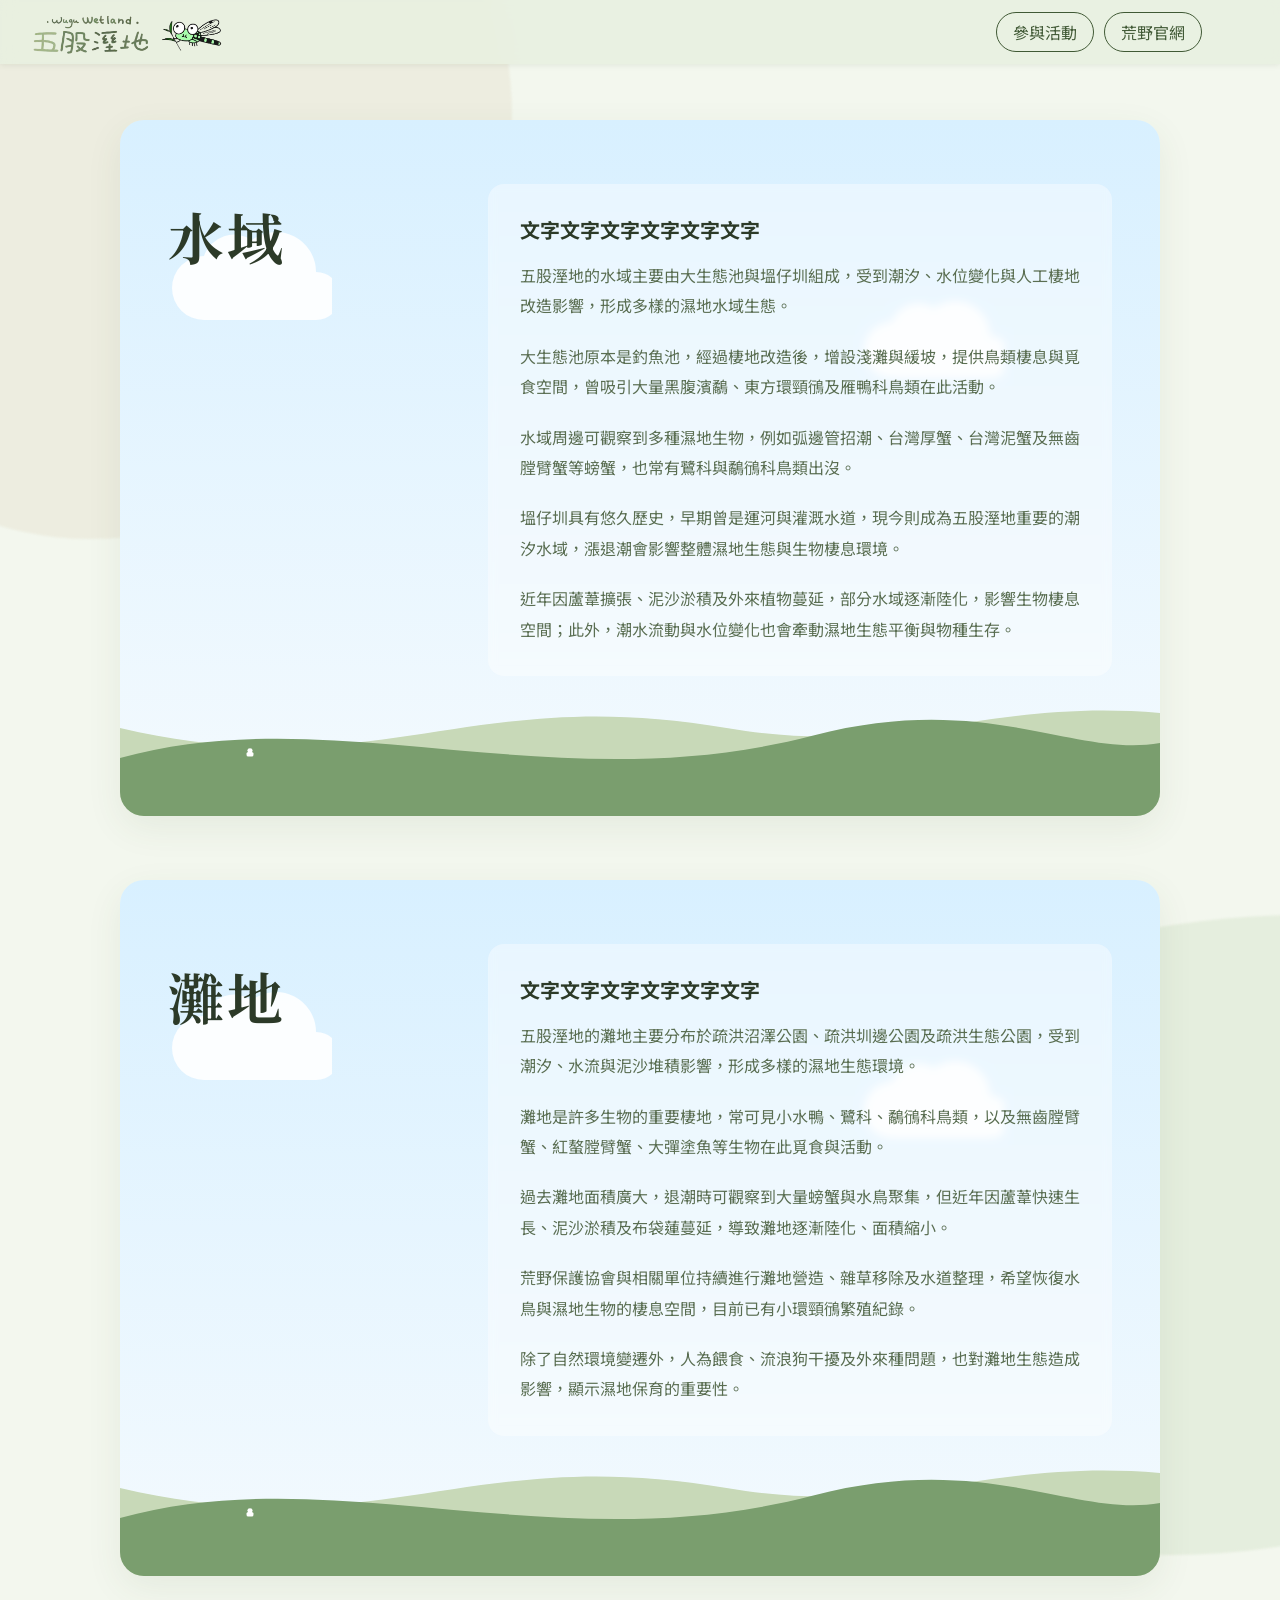
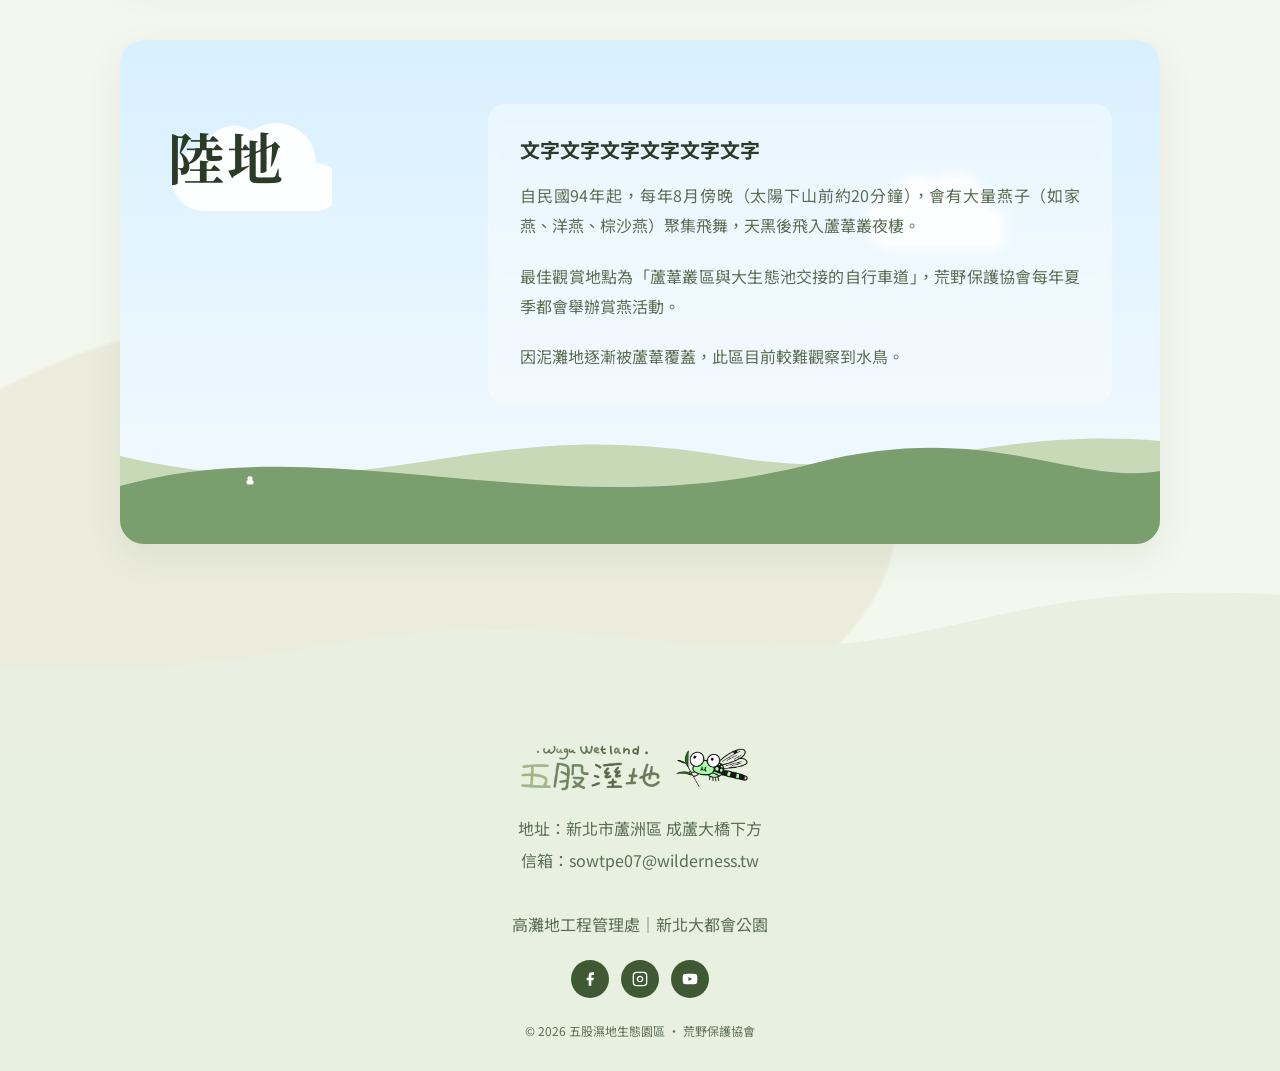
<file: environment.html>
<!DOCTYPE html>
<html lang="zh-TW">
<head>
  <meta charset="UTF-8" />
  <meta name="viewport" content="width=device-width, initial-scale=1.0" />
  <title>生態環境 | 五股濕地生態園區</title>
  <meta name="description" content="探索五股濕地豐富的生態環境，包含水域、灘地與陸地等多元棲地，孕育無數珍貴物種。" />
  <meta property="og:title" content="生態環境 | 五股濕地生態園區" />
  <meta property="og:description" content="探索五股濕地豐富的生態環境，包含水域、灘地與陸地等多元棲地。" />
  <meta property="og:type" content="website" />

  <link rel="icon" type="image/x-icon" href="images/favicon.ico" />
  
  <link rel="stylesheet" href="styles/shared.css" />
  <link rel="stylesheet" href="styles/environment.css" />
  
  <!-- 新增：預先載入首屏最關鍵的圖片，提升 LCP 速度 -->
  <!-- 注意：請在後端或打包工具先轉出一份 .webp 檔案 -->
  <link rel="preload" as="image" href="images/index-slides-1.webp" type="image/webp" fetchpriority="high">
</head>
<body>

  <!-- =====================================================
       NAVBAR (完全沿用既有結構，不隨設計稿更動)
       ===================================================== -->
  <header>
    <nav class="navbar" role="navigation" aria-label="主要導覽">
      <a class="navbar__logo" href="index.html" aria-label="五股濕地生態園區 首頁">
        <img src="images/logo-green.webp" alt="" width="200" height="44" />
      </a>
      <div class="navbar__actions">
        <a href="https://www.sow.org.tw/event/search?title=%E4%BA%94%E8%82%A1%E6%BF%95%E5%9C%B0" class="navbar__ext-link desktop-only" aria-label="參與活動" target="_blank">參與活動</a>
        <a href="https://www.sow.org.tw" class="navbar__ext-link desktop-only" aria-label="荒野官網" target="_blank">荒野官網</a>
        <button class="navbar__hamburger" id="hamburger-btn" aria-expanded="false" aria-controls="nav-drawer" aria-label="開啟選單">
          <span></span><span></span><span></span>
        </button>
      </div>
    </nav>

    <!-- Mobile Drawer -->
    <div class="nav-drawer" id="nav-drawer" role="menu">
      <ul class="nav-drawer__list">
        <li><a href="index.html" role="menuitem">首頁</a></li>
        <li><a href="about.html" role="menuitem">關於五股濕地</a></li>
        <!-- 當前頁面設為 void(0) -->
        <li><a href="javascript:void(0)" role="menuitem">生態環境</a></li>
        <li><a href="https://scratch.mit.edu/projects/1315380063/fullscreen/" role="menuitem" target="_blank">互動遊戲</a></li>
         <!--<li><a href="javascript:void(0)" role="menuitem">特色物種</a></li>-->
        <!--<li><a href="javascript:void(0)" role="menuitem">棲地工作</a></li>-->
        <!--<li><a href="javascript:void(0)" role="menuitem">年度時程</a></li>-->
        <!--<li><a href="javascript:void(0)" role="menuitem">網路相簿</a></li>-->
        <li class="mobile-only"><a href="https://www.sow.org.tw" role="menuitem" style="border-top: 1px solid var(--clr-light-green); margin-top: 10px;" target="_blank">荒野官網</a></li>
        <li class="mobile-only"><a href="https://www.sow.org.tw/event/search?title=%E4%BA%94%E8%82%A1%E6%BF%95%E5%9C%B0" role="menuitem" target="_blank">參與活動</a></li>
      </ul>
    </div>
  </header>

  <main class="environment-main">
    
    <!-- 全域背景裝飾 (還原設計稿中的背景色塊) -->
    <div class="env-bg-shapes" aria-hidden="true">
      <div class="env-shape env-shape--1"></div>
      <div class="env-shape env-shape--2"></div>
      <div class="env-shape env-shape--3"></div>
    </div>

    <!-- =====================================================
         環境區塊 1：水域
         ===================================================== -->
    <section class="env-section reveal" id="env-water" aria-labelledby="env-water-title">
      <!-- 背景圖層 (天空與丘陵) -->
      <div class="env-section__scenery" aria-hidden="true">
        <!-- 雲朵 -->
        <svg class="env-cloud env-cloud--left" viewBox="0 0 100 60"><path d="M20,60 a20,20 0 0,1 0,-40 a20,20 0 0,1 30,-10 a25,25 0 0,1 40,20 a15,15 0 0,1 0,30 z" fill="#ffffff" opacity="0.9"/></svg>
        <svg class="env-cloud env-cloud--right" viewBox="0 0 100 60"><path d="M20,60 a20,20 0 0,1 0,-40 a20,20 0 0,1 30,-10 a25,25 0 0,1 40,20 a15,15 0 0,1 0,30 z" fill="#ffffff" opacity="0.9"/></svg>
        <!-- 丘陵與動物點綴 -->
        <svg class="env-hills" viewBox="0 0 1200 240" preserveAspectRatio="none">
          <path d="M0,120 C300,200 400,60 700,120 C900,160 1000,80 1200,100 L1200,240 L0,240 Z" fill="var(--clr-light-green)"/>
          <path d="M0,160 C250,80 500,220 800,130 C1000,70 1100,160 1200,140 L1200,240 L0,240 Z" fill="var(--clr-mid-green)"/>
          <!-- 小動物 (簡單幾何代替) -->
          <circle cx="150" cy="150" r="3" fill="#ffffff" />
          <rect x="146" y="152" width="8" height="6" fill="#ffffff" rx="2" />
        </svg>
      </div>

      <!-- 內容圖層 -->
      <div class="env-section__inner">
        <div class="env-section__title-col">
          <h2 class="env-section__title" id="env-water-title">水域</h2>
        </div>
        <div class="env-section__content-col">
          <h3 class="env-section__subtitle">文字文字文字文字文字文字</h3>
          <p>五股溼地的水域主要由大生態池與塭仔圳組成，受到潮汐、水位變化與人工棲地改造影響，形成多樣的濕地水域生態。</p>
          <p>大生態池原本是釣魚池，經過棲地改造後，增設淺灘與緩坡，提供鳥類棲息與覓食空間，曾吸引大量黑腹濱鷸、東方環頸鴴及雁鴨科鳥類在此活動。</p>
          <p>水域周邊可觀察到多種濕地生物，例如弧邊管招潮、台灣厚蟹、台灣泥蟹及無齒膛臂蟹等螃蟹，也常有鷺科與鷸鴴科鳥類出沒。</p>
          <p>塭仔圳具有悠久歷史，早期曾是運河與灌溉水道，現今則成為五股溼地重要的潮汐水域，漲退潮會影響整體濕地生態與生物棲息環境。</p>
          <p>近年因蘆葦擴張、泥沙淤積及外來植物蔓延，部分水域逐漸陸化，影響生物棲息空間；此外，潮水流動與水位變化也會牽動濕地生態平衡與物種生存。</p>
        </div>
      </div>
    </section>

    <!-- =====================================================
         環境區塊 2：灘地
         ===================================================== -->
    <section class="env-section reveal" id="env-mudflat" aria-labelledby="env-mudflat-title" style="transition-delay: 0.1s;">
      <div class="env-section__scenery" aria-hidden="true">
        <svg class="env-cloud env-cloud--left" viewBox="0 0 100 60"><path d="M20,60 a20,20 0 0,1 0,-40 a20,20 0 0,1 30,-10 a25,25 0 0,1 40,20 a15,15 0 0,1 0,30 z" fill="#ffffff" opacity="0.9"/></svg>
        <svg class="env-cloud env-cloud--right" viewBox="0 0 100 60"><path d="M20,60 a20,20 0 0,1 0,-40 a20,20 0 0,1 30,-10 a25,25 0 0,1 40,20 a15,15 0 0,1 0,30 z" fill="#ffffff" opacity="0.9"/></svg>
        <svg class="env-hills" viewBox="0 0 1200 240" preserveAspectRatio="none">
          <path d="M0,120 C300,200 400,60 700,120 C900,160 1000,80 1200,100 L1200,240 L0,240 Z" fill="var(--clr-light-green)"/>
          <path d="M0,160 C250,80 500,220 800,130 C1000,70 1100,160 1200,140 L1200,240 L0,240 Z" fill="var(--clr-mid-green)"/>
          <circle cx="150" cy="150" r="3" fill="#ffffff" />
          <rect x="146" y="152" width="8" height="6" fill="#ffffff" rx="2" />
        </svg>
      </div>

      <div class="env-section__inner">
        <div class="env-section__title-col">
          <h2 class="env-section__title" id="env-mudflat-title">灘地</h2>
        </div>
        <div class="env-section__content-col">
          <h3 class="env-section__subtitle">文字文字文字文字文字文字</h3>
          <p>五股溼地的灘地主要分布於疏洪沼澤公園、疏洪圳邊公園及疏洪生態公園，受到潮汐、水流與泥沙堆積影響，形成多樣的濕地生態環境。</p>
          <p>灘地是許多生物的重要棲地，常可見小水鴨、鷺科、鷸鴴科鳥類，以及無齒膛臂蟹、紅螯膛臂蟹、大彈塗魚等生物在此覓食與活動。</p>
          <p>過去灘地面積廣大，退潮時可觀察到大量螃蟹與水鳥聚集，但近年因蘆葦快速生長、泥沙淤積及布袋蓮蔓延，導致灘地逐漸陸化、面積縮小。</p>
          <p>荒野保護協會與相關單位持續進行灘地營造、雜草移除及水道整理，希望恢復水鳥與濕地生物的棲息空間，目前已有小環頸鴴繁殖紀錄。</p>
          <p>除了自然環境變遷外，人為餵食、流浪狗干擾及外來種問題，也對灘地生態造成影響，顯示濕地保育的重要性。</p>
        </div>
      </div>
    </section>

    <!-- =====================================================
         環境區塊 3：陸地
         ===================================================== -->
    <section class="env-section reveal" id="env-land" aria-labelledby="env-land-title" style="transition-delay: 0.2s;">
      <div class="env-section__scenery" aria-hidden="true">
        <svg class="env-cloud env-cloud--left" viewBox="0 0 100 60"><path d="M20,60 a20,20 0 0,1 0,-40 a20,20 0 0,1 30,-10 a25,25 0 0,1 40,20 a15,15 0 0,1 0,30 z" fill="#ffffff" opacity="0.9"/></svg>
        <svg class="env-cloud env-cloud--right" viewBox="0 0 100 60"><path d="M20,60 a20,20 0 0,1 0,-40 a20,20 0 0,1 30,-10 a25,25 0 0,1 40,20 a15,15 0 0,1 0,30 z" fill="#ffffff" opacity="0.9"/></svg>
        <svg class="env-hills" viewBox="0 0 1200 240" preserveAspectRatio="none">
          <path d="M0,120 C300,200 400,60 700,120 C900,160 1000,80 1200,100 L1200,240 L0,240 Z" fill="var(--clr-light-green)"/>
          <path d="M0,160 C250,80 500,220 800,130 C1000,70 1100,160 1200,140 L1200,240 L0,240 Z" fill="var(--clr-mid-green)"/>
          <circle cx="150" cy="150" r="3" fill="#ffffff" />
          <rect x="146" y="152" width="8" height="6" fill="#ffffff" rx="2" />
        </svg>
      </div>

      <div class="env-section__inner">
        <div class="env-section__title-col">
          <h2 class="env-section__title" id="env-land-title">陸地</h2>
        </div>
        <div class="env-section__content-col">
          <h3 class="env-section__subtitle">文字文字文字文字文字文字</h3>
          <p>自民國94年起，每年8月傍晚（太陽下山前約20分鐘），會有大量燕子（如家燕、洋燕、棕沙燕）聚集飛舞，天黑後飛入蘆葦叢夜棲。</p>
          <p>最佳觀賞地點為「蘆葦叢區與大生態池交接的自行車道」，荒野保護協會每年夏季都會舉辦賞燕活動。</p>
          <p>因泥灘地逐漸被蘆葦覆蓋，此區目前較難觀察到水鳥。</p>
        </div>
      </div>
    </section>

  </main>

  <!-- =====================================================
       FOOTER (完全沿用既有結構，不隨設計稿更動)
       ===================================================== -->
  <footer class="footer" role="contentinfo">
    <svg style="position:absolute;top:-120px;left:0;right:0;width:100%;" viewBox="0 0 1440 200" xmlns="http://www.w3.org/2000/svg">
      <path d="M0,110 C 360,130 360,40 720,80 C 1080,120 1080,10 1440,30 L1440,200 L0,200 Z" fill="#E9F0E1"/>
    </svg>
    <img class="footer__logo" aria-label="五股濕地生態園區 Logo" src="images/logo-green.webp" alt="" loading="lazy" />
    <address class="footer__info" style="font-style:normal;">
      地址：<a href="https://maps.app.goo.gl/PuJw7zFUjeeEWEgE9" target="_blank">新北市蘆洲區 成蘆大橋下方</a><br />
      信箱：<a href="mailto:sowtpe07@wilderness.tw" target="_blank">sowtpe07@wilderness.tw</a><br /><br />
      <a href="https://www.hrcm.ntpc.gov.tw/HtmlPageDetail/%E4%BA%94%E8%82%A1%E6%BF%95%E5%9C%B0" target="_blank">高灘地工程管理處</a>｜<a href="https://www.hrcmntmp.ntpc.gov.tw/facility-detail?id=baea2841-a0de-4f87-a1c0-925fd7c9f307" target="_blank">新北大都會公園</a>
    </address>
    <nav class="footer__socials" aria-label="社群媒體連結">
      <a href="#" class="footer__social-btn" aria-label="Facebook"><svg width="16" height="16" viewBox="0 0 24 24" fill="currentColor"><path d="M18 2h-3a5 5 0 00-5 5v3H7v4h3v8h4v-8h3l1-4h-4V7a1 1 0 011-1h3z"/></svg></a>
      <a href="#" class="footer__social-btn" aria-label="Instagram"><svg width="16" height="16" viewBox="0 0 24 24" fill="none" stroke="currentColor" stroke-width="2"><rect x="2" y="2" width="20" height="20" rx="5" ry="5"/><path d="M16 11.37A4 4 0 1112.63 8 4 4 0 0116 11.37z"/><line x1="17.5" y1="6.5" x2="17.51" y2="6.5"/></svg></a>
      <a href="#" class="footer__social-btn" aria-label="YouTube"><svg width="16" height="16" viewBox="0 0 24 24" fill="currentColor"><path d="M22.54 6.42a2.78 2.78 0 00-1.95-1.96C18.88 4 12 4 12 4s-6.88 0-8.59.46A2.78 2.78 0 001.46 6.42 29 29 0 001 12a29 29 0 00.46 5.58 2.78 2.78 0 001.95 1.96C5.12 20 12 20 12 20s6.88 0 8.59-.46a2.78 2.78 0 001.95-1.96A29 29 0 0023 12a29 29 0 00-.46-5.58z"/><polygon points="9.75 15.02 15.5 12 9.75 8.98 9.75 15.02" fill="#405A35"/></svg></a>
    </nav>
    <p class="footer__copy">© 2026 五股濕地生態園區 · <a href="https://www.sow.org.tw" target="_blank">荒野保護協會</a></p>
  </footer>

  <button class="back-to-top" id="back-to-top" aria-label="回到頂部">▲</button>

  <script src="script/shared.js"></script>
  <!-- 本頁目前無專屬複雜邏輯，因此預留空的 environment.js 或直接省略 -->
  <script src="script/environment.js"></script>
</body>
</html>
</file>
<file: styles/shared.css>
@import url('https://fonts.googleapis.com/css2?family=Noto+Sans+TC:wght@400;500;700&family=Noto+Serif+TC:wght@600;700&display=swap');

:root {
  --clr-dark-green: #405935; --clr-mid-green: #7a9e6e;
  --clr-light-green: #c8d9b8; --clr-bg-green: #e8f0e0;
  --clr-pale: #f3f7ee; --clr-sand: #d4c9a8;
  --clr-slate-blue: #6b8fa3; --clr-white: #ffffff;
  --clr-text: #2c3a28; --clr-text-muted: #5a6e52;
  --clr-btn-bg: #405935; --clr-btn-hover: #2e4027;
  --radius-blob: 60% 40% 55% 45% / 50% 45% 55% 50%;
  --transition-base: 0.3s ease;
  --font-heading: 'Noto Serif TC', 'Georgia', serif;
  --font-body: 'Noto Sans TC', 'PingFang TC', system-ui, sans-serif;
}

*, *::before, *::after { box-sizing: border-box; margin: 0; padding: 0; }
html { scroll-behavior: smooth; font-size: 16px; }
body { font-family: var(--font-body); color: var(--clr-text); background: var(--clr-white); overflow-x: hidden; }
img { max-width: 100%; height: auto; display: block; }
a { color: inherit; text-decoration: none; }

.container { max-width: 900px; margin: 0 auto; padding: 0 24px; }
.container--wide { max-width: 1200px; margin: 0 auto; padding: 0 24px; }

.btn {
  display: inline-flex; align-items: center; gap: 6px;
  padding: 10px 22px; border-radius: 999px;
  background: var(--clr-btn-bg); color: var(--clr-white);
  font-size: 1rem; font-family: var(--font-body); font-weight: 500;
  cursor: pointer; border: none; transition: background var(--transition-base), transform var(--transition-base);
}
.btn:hover { background: var(--clr-btn-hover); transform: translateY(-1px); }
.btn--outline { background: transparent; color: var(--clr-dark-green); border: 1.5px solid var(--clr-dark-green); }
.btn--outline:hover { background: var(--clr-dark-green); color: var(--clr-white); }
.btn--outline-light { background: transparent; color: var(--clr-white); border: 1.5px solid var(--clr-white); }
.btn--outline-light:hover { background: var(--clr-white); color: #ffffff00; }

.section-title { font-family: var(--font-heading); font-size: clamp(1.5rem, 3vw, 2rem); color: var(--clr-dark-green); font-weight: 700; }
.divider { border: none; border-top: 2px solid var(--clr-dark-green); margin: 12px 0 24px; }

.reveal { opacity: 0; transform: translateY(28px); transition: opacity 0.6s ease, transform 0.6s ease; }
.reveal.visible { opacity: 1; transform: translateY(0); }

/* NAVBAR */
.navbar {
  position: fixed; top: 0; left: 0; width: 100%; z-index: 100;
  background: rgba(232, 240, 224, 0.9); backdrop-filter: blur(8px); -webkit-backdrop-filter: blur(8px);
  padding: 0 32px; display: flex; align-items: center; justify-content: space-between;
  height: 64px; box-shadow: 0 1px 6px rgba(64,89,53,0.1);
}
.navbar__logo { display: flex; align-items: center; gap: 8px; }
.navbar__actions { display: flex; align-items: center; gap: 10px; }
.navbar__ext-link {
  padding: 7px 16px; border-radius: 999px; border: 1.5px solid var(--clr-dark-green);
  font-size: 1rem; color: var(--clr-dark-green); transition: all var(--transition-base); white-space: nowrap;
}
.navbar__ext-link:hover { background: var(--clr-dark-green); color: var(--clr-white); }

.navbar__hamburger {
  width: 36px; height: 36px; background: none; border: none; cursor: pointer;
  display: flex; flex-direction: column; justify-content: center; gap: 5px; padding: 4px;
  border-radius: 6px; transition: background var(--transition-base);
}
.navbar__hamburger:hover { background: rgba(64,89,53,0.1); }
.navbar__hamburger span { display: block; height: 2px; background: var(--clr-dark-green); border-radius: 2px; transition: all 0.3s ease; }
.navbar__hamburger.open span:nth-child(1) { transform: translateY(7px) rotate(45deg); }
.navbar__hamburger.open span:nth-child(2) { opacity: 0; }
.navbar__hamburger.open span:nth-child(3) { transform: translateY(-7px) rotate(-45deg); }

.nav-drawer {
  position: fixed; top: 64px; left: 0; right: 0; background: var(--clr-bg-green);
  max-height: 0; overflow: hidden; transition: max-height 0.35s ease, box-shadow 0.3s; z-index: 99;
}
.nav-drawer.open { max-height: 500px; box-shadow: 0 8px 20px rgba(64,89,53,0.12); }
.nav-drawer__list { list-style: none; padding: 12px 0 20px; text-align: right; }
.nav-drawer__list li a { display: block; padding: 12px 32px; font-size: 1rem; color: var(--clr-dark-green); font-weight: 500; transition: background var(--transition-base); }
.nav-drawer__list li a:hover { background: rgba(64,89,53,0.08); }

/* FOOTER */
.footer { background: var(--clr-bg-green); padding: 48px 24px 32px; text-align: center; position: relative; }
.footer__logo { height: 56px; margin: 0 auto 20px; display: block; }
.footer__info { font-size: 1rem; color: var(--clr-text-muted); line-height: 2; margin-bottom: 20px; }
.footer__info a:hover { color: var(--clr-mid-green); }
.footer__socials { display: flex; gap: 12px; justify-content: center; margin-bottom: 24px; }
.footer__social-btn {
  width: 38px; height: 38px; border-radius: 50%; background: var(--clr-dark-green); color: var(--clr-white);
  display: flex; align-items: center; justify-content: center; font-size: 1rem; transition: all var(--transition-base); text-decoration: none;
}
.footer__social-btn:hover { background: var(--clr-btn-hover); transform: translateY(-2px); }
.footer__copy { font-size: 0.75rem; color: var(--clr-text-muted); }

/* BACK TO TOP */
.back-to-top {
  position: fixed; bottom: 28px; right: 24px; z-index: 50; width: 44px; height: 44px; border-radius: 50%;
  background: var(--clr-dark-green); color: var(--clr-white); border: none; cursor: pointer; font-size: 1.1rem;
  display: flex; align-items: center; justify-content: center; box-shadow: 0 4px 16px rgba(64,89,53,0.3);
  opacity: 0; pointer-events: none; transition: opacity 0.3s, transform 0.3s;
}
.back-to-top.visible { opacity: 1; pointer-events: all; }
.back-to-top:hover { transform: translateY(-3px); }

/* RWD */
@media (min-width: 769px) { .mobile-only { display: none; } }
@media (max-width: 768px) { .desktop-only { display: none; } .mobile-only { display: block; } .navbar { padding: 0 16px; } }
</file>
<file: styles/environment.css>
/* ============================================================
   ENVIRONMENT.CSS — 五股濕地生態園區 生態環境頁面專屬樣式
   Namespace: .env-* (嚴禁覆寫 shared.css 的全域 class)
   ============================================================ */

/* ============================================================
   MAIN CONTAINER & BACKGROUND BLOBS
   ============================================================ */
.environment-main {
  padding-top: 120px; /* 避開 Fixed Navbar 64px + 緩衝間距 */
  padding-bottom: 80px;
  background-color: var(--clr-pale); /* 延續專案的淺底色 */
  position: relative;
  overflow: hidden;
}

/* 設計稿底部的沙色/綠色裝飾色塊 */
.env-bg-shapes {
  position: absolute;
  inset: 0;
  pointer-events: none;
  z-index: 0;
}

.env-shape {
  position: absolute;
  border-radius: var(--radius-blob);
  filter: blur(1px);
}

.env-shape--1 {
  width: 60vw; height: 60vw;
  background: rgba(212, 201, 168, 0.2); /* 借用 var(--clr-sand) 透明度 */
  top: -10%; left: -20%;
}

.env-shape--2 {
  width: 70vw; height: 50vw;
  background: rgba(200, 217, 184, 0.3); /* 借用 var(--clr-light-green) 透明度 */
  top: 40%; right: -30%;
}

.env-shape--3 {
  width: 80vw; height: 40vw;
  background: rgba(212, 201, 168, 0.25);
  bottom: -5%; left: -10%;
}

/* ============================================================
   ENVIRONMENT SECTION (水域、灘地、陸地 共用卡片結構)
   ============================================================ */
.env-section {
  position: relative;
  max-width: 1040px;
  width: 92%;
  margin: 0 auto 64px;
  background: linear-gradient(180deg, #d8f0ff 0%, #f4fafe 100%); /* 設計稿的漸層藍天 */
  border-radius: 24px;
  overflow: hidden;
  box-shadow: 0 12px 36px rgba(64,89,53,0.08);
  z-index: 1;
}

/* ──────────────────────────────────────────────
   SCENERY (背景圖層：雲朵與丘陵)
   ────────────────────────────────────────────── */
.env-section__scenery {
  position: absolute;
  inset: 0;
  pointer-events: none;
  z-index: 1;
}

/* 雲朵定位與微動態 */
.env-cloud {
  position: absolute;
  width: 120px;
  height: auto;
  animation: cloud-float 20s linear infinite alternate;
}

.env-cloud--left {
  top: 15%;
  left: 5%;
  width: 160px;
  animation-duration: 25s;
}

.env-cloud--right {
  top: 25%;
  right: 15%;
  width: 140px;
  animation-direction: alternate-reverse;
}

@keyframes cloud-float {
  0% { transform: translateX(0); }
  100% { transform: translateX(30px); }
}

/* 底部丘陵 SVG 定位 */
.env-hills {
  position: absolute;
  bottom: -2px; /* 避免接縫白邊 */
  left: 0;
  width: 100%;
  height: 180px; /* 控制丘陵高度 */
}

/* ──────────────────────────────────────────────
   CONTENT (內容圖層：標題與文字)
   ────────────────────────────────────────────── */
.env-section__inner {
  position: relative;
  z-index: 2; /* 確保文字在山丘與雲朵之上 */
  display: grid;
  grid-template-columns: 280px 1fr;
  gap: 40px;
  padding: 64px 48px 140px; /* 底部 padding 留給丘陵空間 */
}

/* 左欄：大標題 */
.env-section__title-col {
  padding-top: 12px;
}

.env-section__title {
  font-family: var(--font-heading);
  font-size: clamp(2rem, 5vw, 3.5rem);
  color: var(--clr-text);
  font-weight: 700;
  letter-spacing: 0.05em;
}

/* 右欄：內文 */
.env-section__content-col {
  /* 在設計稿中文字是直接壓在背景上，但為了 RWD 可讀性，給予極淡的玻璃效果 */
  background: rgba(255, 255, 255, 0.4);
  backdrop-filter: blur(4px);
  -webkit-backdrop-filter: blur(4px);
  padding: 32px;
  border-radius: 16px;
}

.env-section__subtitle {
  font-family: var(--font-body);
  font-size: 1.25rem;
  font-weight: 700;
  color: var(--clr-text);
  margin-bottom: 16px;
  line-height: 1.4;
}

.env-section__content-col p {
  font-size: 1rem;
  line-height: 1.9;
  color: var(--clr-text-muted); /* 延續專案文字顏色 */
  margin-bottom: 20px;
  text-align: justify;
}

.env-section__content-col p:last-child {
  margin-bottom: 0;
}

/* ============================================================
   RESPONSIVE DESIGN
   ============================================================ */
@media (max-width: 860px) {
  .env-section__inner {
    grid-template-columns: 1fr;
    gap: 24px;
    padding: 48px 32px 160px;
  }
  
  .env-section__title-col {
    text-align: center;
  }

  .env-cloud--left { width: 100px; left: -10px; }
  .env-cloud--right { width: 90px; right: 0; }
  .env-hills { height: 140px; }
}

@media (max-width: 480px) {
  .environment-main {
    padding-top: 90px;
  }
  .env-section {
    border-radius: 16px;
    margin-bottom: 40px;
  }
  .env-section__inner {
    padding: 32px 20px 140px;
  }
  .env-section__content-col {
    padding: 24px 16px;
  }
}
</file>
